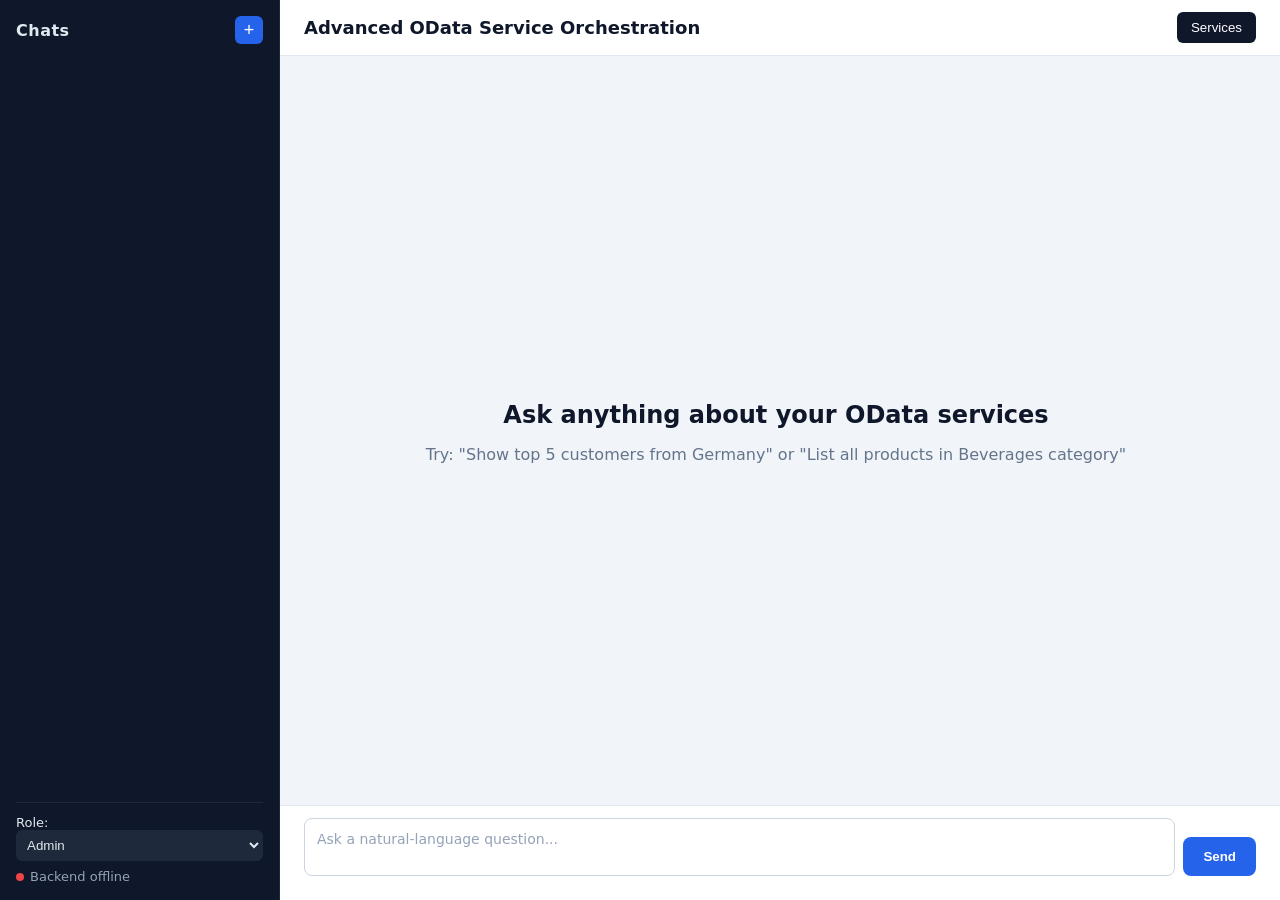
<file: frontend/index.html>
<!DOCTYPE html>
<html lang="en">
<head>
  <meta charset="UTF-8" />
  <meta name="viewport" content="width=device-width, initial-scale=1.0" />
  <title>OData Orchestration Chat</title>
  <link rel="stylesheet" href="./styles.css" />
</head>
<body>
  <div id="app">
    <aside id="sidebar">
      <div class="sidebar-header">
        <h2>Chats</h2>
        <button id="newChatBtn" title="New chat">+</button>
      </div>
      <ul id="sessionList" class="session-list"></ul>
      <div class="sidebar-footer">
        <label>Role:
          <select id="roleSelect">
            <option>Admin</option>
            <option>Sales</option>
            <option>Analyst</option>
            <option>Viewer</option>
          </select>
        </label>
        <div class="status-line">
          <span id="statusDot" class="dot"></span>
          <span id="statusText">checking...</span>
        </div>
      </div>
    </aside>

    <main id="main">
      <header class="topbar">
        <h1>Advanced OData Service Orchestration</h1>
        <div class="topbar-actions">
          <button id="servicesBtn">Services</button>
        </div>
      </header>

      <section id="messages" class="messages">
        <div class="empty-state">
          <h2>Ask anything about your OData services</h2>
          <p>Try: "Show top 5 customers from Germany" or "List all products in Beverages category"</p>
        </div>
      </section>

      <footer class="composer">
        <textarea id="queryInput" placeholder="Ask a natural-language question..." rows="2"></textarea>
        <button id="sendBtn">Send</button>
      </footer>
    </main>

    <div id="servicesModal" class="modal hidden">
      <div class="modal-content">
        <header>
          <h2>Registered OData Services</h2>
          <button class="close" id="closeServices">x</button>
        </header>
        <form id="addServiceForm">
          <input type="text" id="svcId" placeholder="service id (e.g. crm)" required />
          <input type="text" id="svcName" placeholder="display name" required />
          <input type="url" id="svcUrl" placeholder="base url" required />
          <input type="text" id="svcDesc" placeholder="description" />
          <button type="submit">Register</button>
        </form>
        <ul id="serviceList" class="service-list"></ul>
      </div>
    </div>
  </div>
  <script src="./app.js"></script>
</body>
</html>
</file>
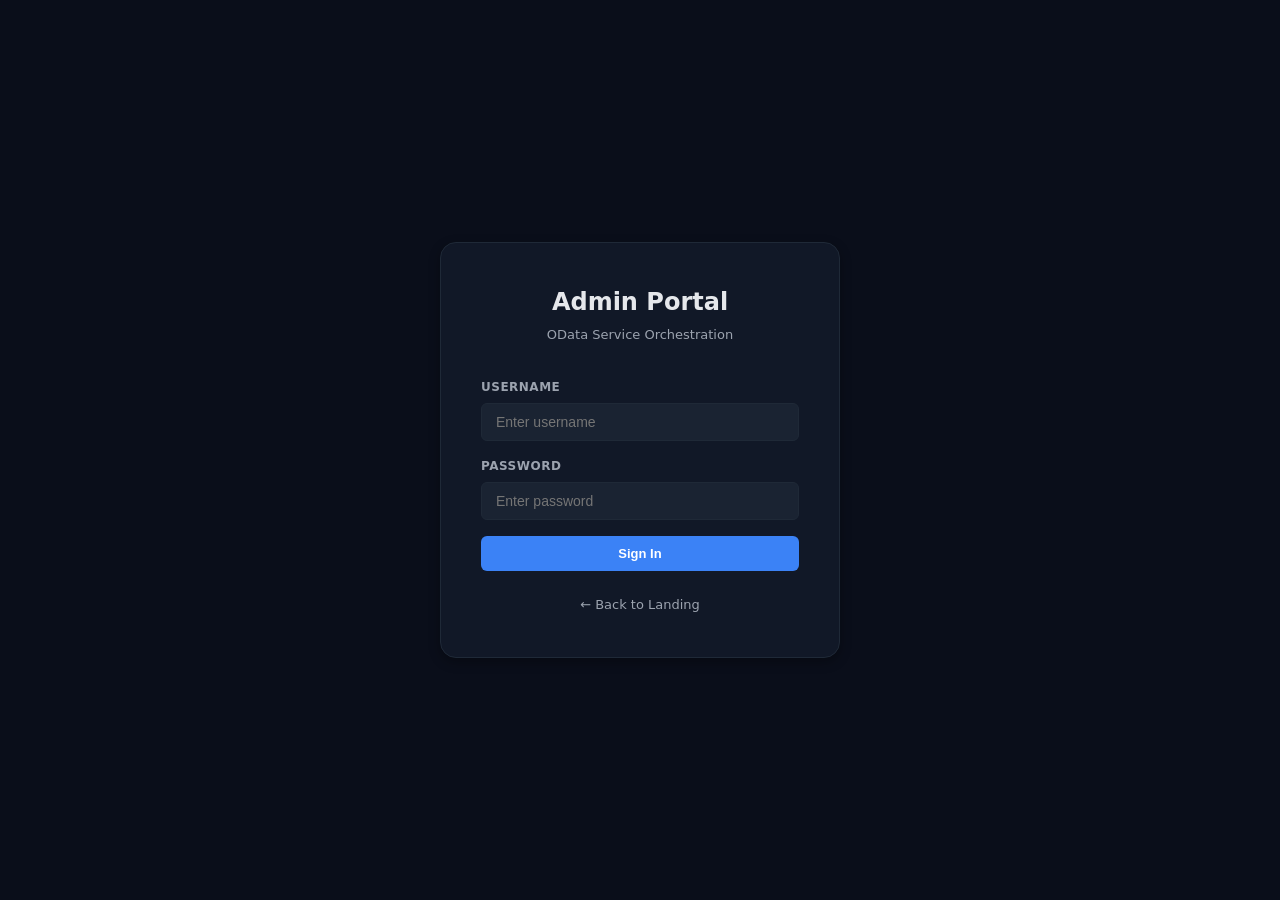
<file: frontend/admin/index.html>
<!DOCTYPE html>
<html lang="en" data-theme="dark">
<head>
  <meta charset="UTF-8">
  <meta name="viewport" content="width=device-width, initial-scale=1.0">
  <title>Admin Portal — OData Orchestration</title>
  <link rel="stylesheet" href="styles.css">
</head>
<body>
  <!-- Login Screen -->
  <div id="loginScreen" class="login-screen">
    <div class="login-card">
      <div class="login-logo">Admin Portal</div>
      <div class="login-subtitle">OData Service Orchestration</div>
      <form id="loginForm" class="login-form">
        <div class="form-group">
          <label for="loginUsername">Username</label>
          <input type="text" id="loginUsername" placeholder="Enter username" required autocomplete="username">
        </div>
        <div class="form-group">
          <label for="loginPassword">Password</label>
          <input type="password" id="loginPassword" placeholder="Enter password" required autocomplete="current-password">
        </div>
        <div id="loginError" class="form-error hidden"></div>
        <button type="submit" class="btn btn-primary btn-full" id="loginBtn">Sign In</button>
      </form>
      <div class="login-footer">
        <a href="/">← Back to Landing</a>
      </div>
    </div>
  </div>

  <!-- Admin Shell -->
  <div id="adminShell" class="admin-shell hidden">
    <!-- Sidebar -->
    <aside class="sidebar" id="sidebar">
      <div class="sidebar-header">
        <span class="sidebar-logo">Admin</span>
        <button class="sidebar-toggle" onclick="toggleSidebar()">☰</button>
      </div>
      <nav class="sidebar-nav">
        <a href="#" class="nav-item active" data-page="dashboard" onclick="navigateTo('dashboard')">
          <span class="nav-icon">📊</span> Dashboard
        </a>
        <a href="#" class="nav-item" data-page="users" onclick="navigateTo('users')">
          <span class="nav-icon">👥</span> Users
        </a>
        <a href="#" class="nav-item" data-page="roles" onclick="navigateTo('roles')">
          <span class="nav-icon">🔑</span> Roles
        </a>
        <a href="#" class="nav-item" data-page="services" onclick="navigateTo('services')">
          <span class="nav-icon">🔗</span> Services
        </a>
        <a href="#" class="nav-item" data-page="custom_entities" onclick="navigateTo('custom_entities')">
          <span class="nav-icon">🧩</span> Custom Entities
        </a>
        <a href="#" class="nav-item" data-page="joins" onclick="navigateTo('joins')">
          <span class="nav-icon">🔀</span> Join Services
        </a>
        <a href="#" class="nav-item" data-page="analytics" onclick="navigateTo('analytics')">
          <span class="nav-icon">📈</span> Analytics
        </a>
        <a href="#" class="nav-item" data-page="usage" onclick="navigateTo('usage')">
          <span class="nav-icon">⚡</span> Usage
        </a>
        <a href="#" class="nav-item" data-page="audit" onclick="navigateTo('audit')">
          <span class="nav-icon">📋</span> Audit Log
        </a>
        <a href="#" class="nav-item" data-page="settings" onclick="navigateTo('settings')">
          <span class="nav-icon">⚙️</span> Settings
        </a>
        <a href="/" class="nav-item">
          <span class="nav-icon">🏠</span> Landing Page
        </a>
        <a href="/app/" class="nav-item">
          <span class="nav-icon">💬</span> Chat App
        </a>
      </nav>
      <div class="sidebar-footer">
        <div class="user-info" id="userInfo"></div>
        <button class="btn btn-ghost btn-sm" onclick="logout()">Sign Out</button>
      </div>
    </aside>

    <!-- Main Content -->
    <main class="main-content">
      <header class="topbar">
        <h1 id="pageTitle">Dashboard</h1>
        <div class="topbar-actions">
          <button class="theme-btn" onclick="toggleTheme()">🌓</button>
        </div>
      </header>

      <div id="pageContent" class="page-content">
        <!-- Dynamic content loaded here -->
      </div>
    </main>
  </div>

  <!-- Toast -->
  <div id="toast" class="toast hidden"></div>

  <!-- Modal -->
  <div id="modal" class="modal hidden">
    <div class="modal-backdrop" onclick="closeModal()"></div>
    <div class="modal-card" id="modalCard"></div>
  </div>

  <script src="app.js?v=3"></script>
</body>
</html>
</file>
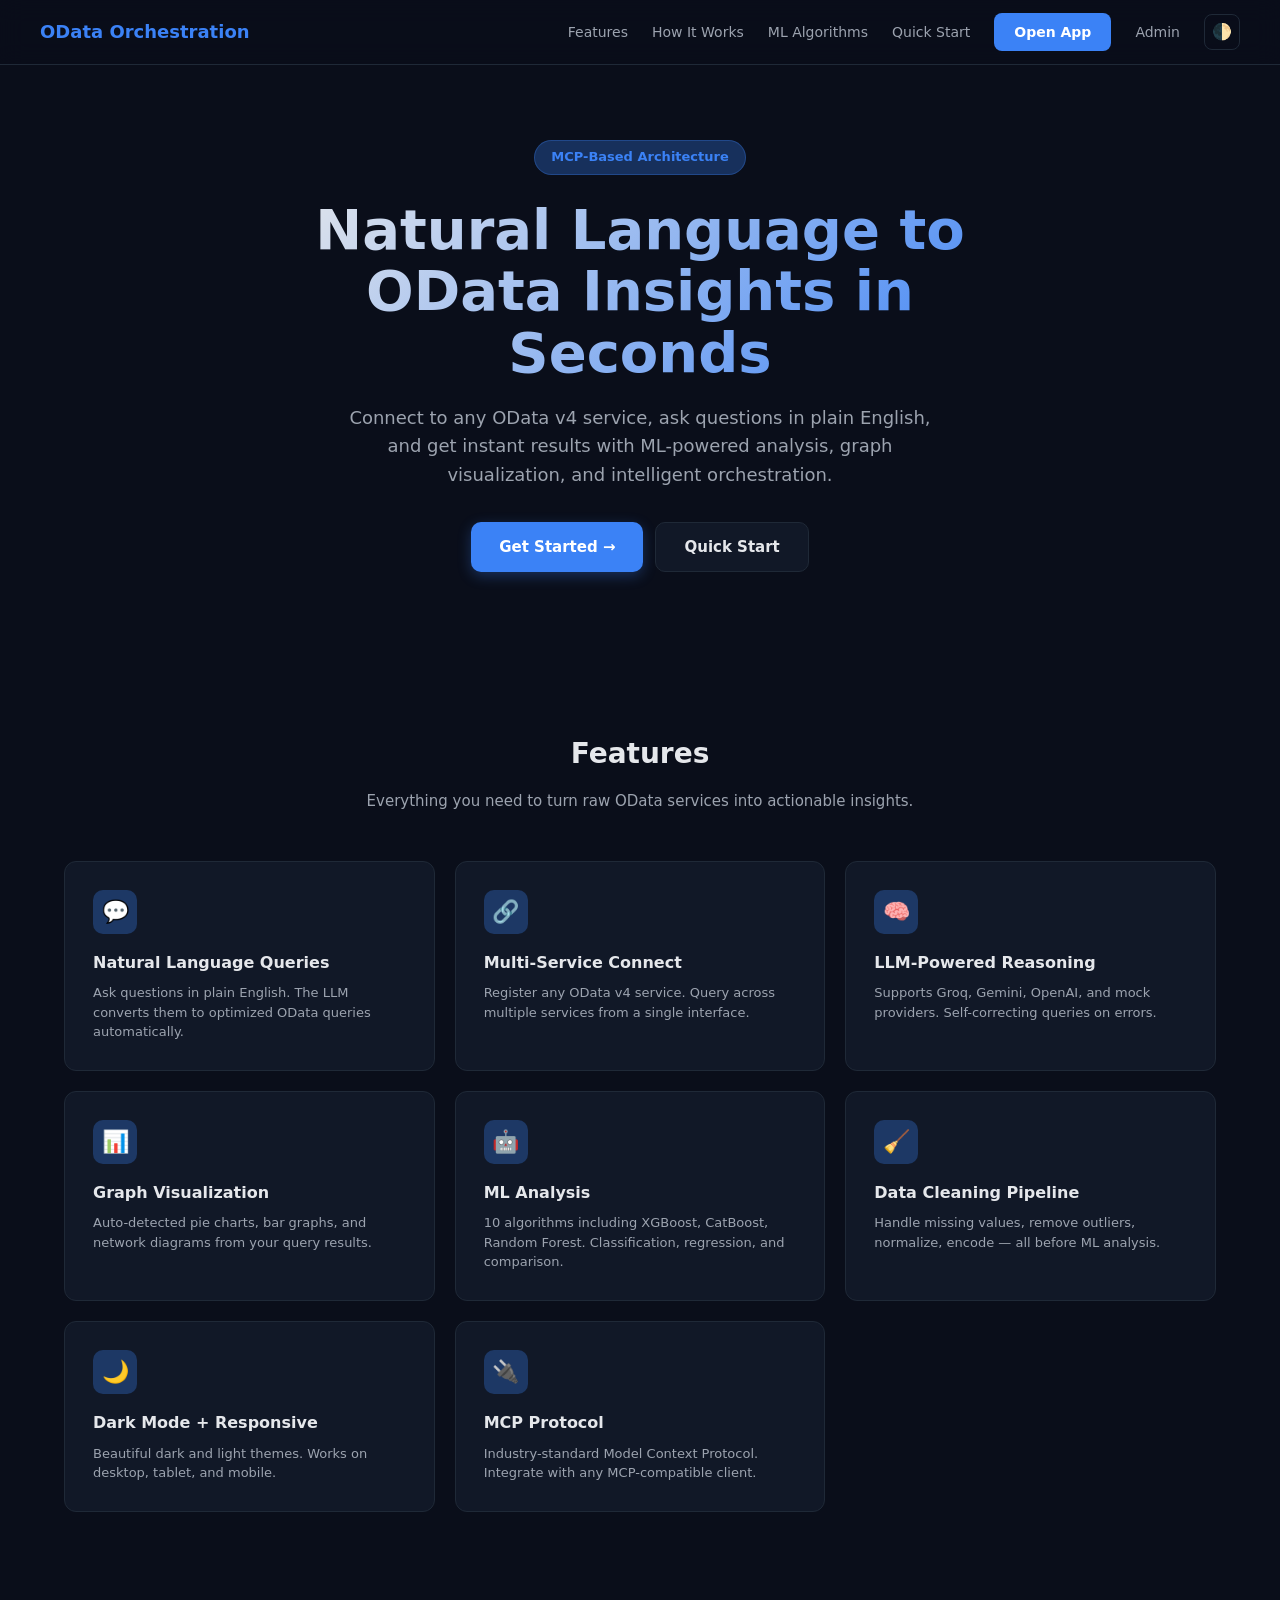
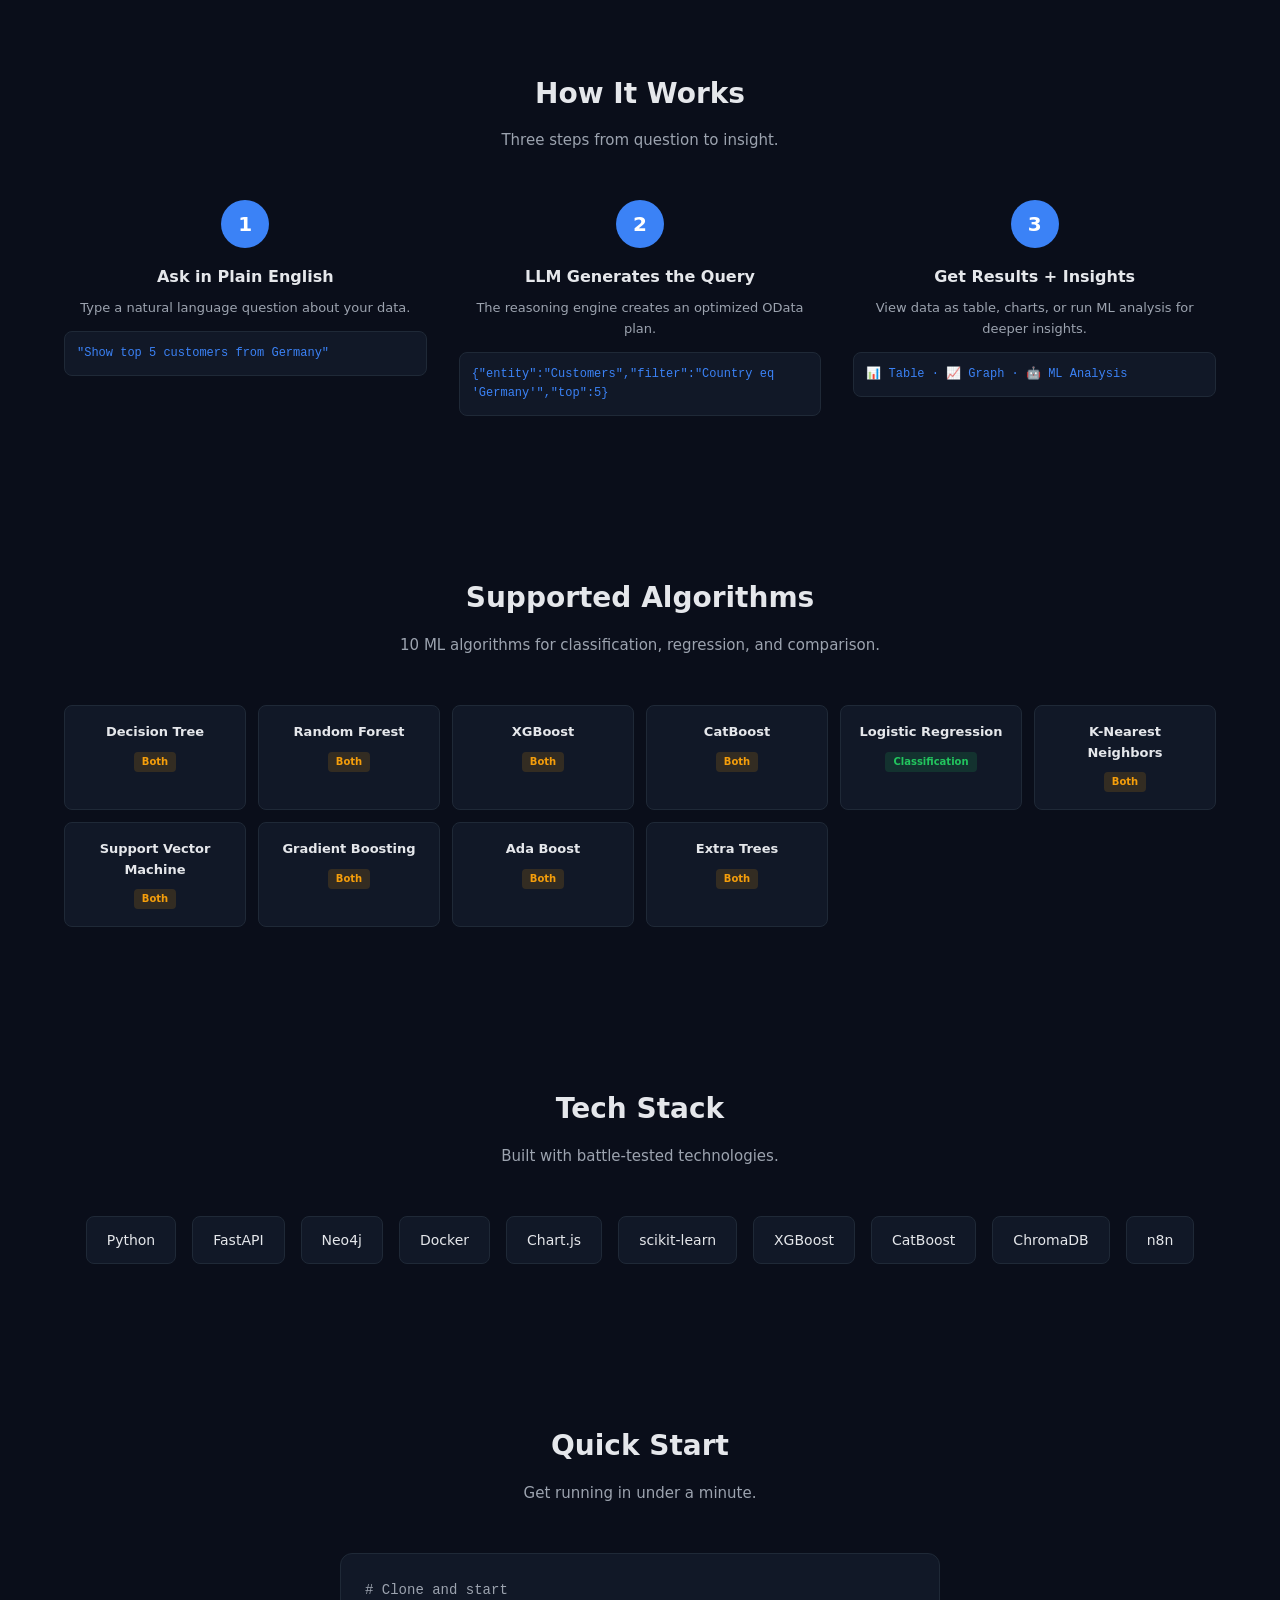
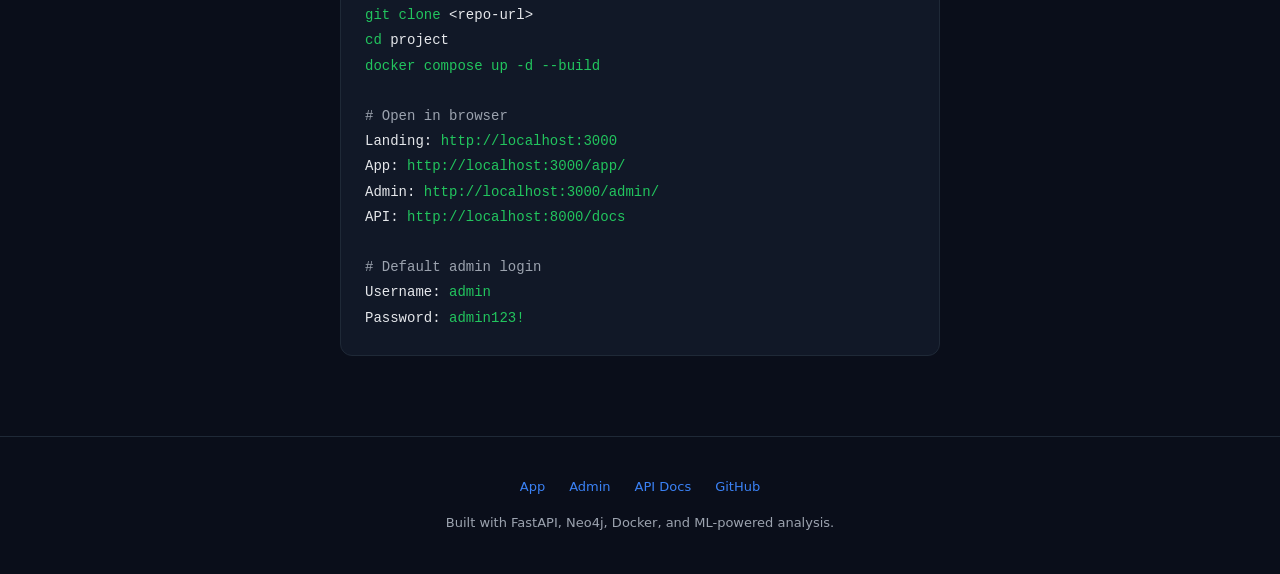
<file: frontend/landing.html>
<!DOCTYPE html>
<html lang="en" data-theme="dark">
<head>
  <meta charset="UTF-8">
  <meta name="viewport" content="width=device-width, initial-scale=1.0">
  <title>Advanced OData Service Orchestration</title>
  <meta name="description" content="Natural Language → OData → Insights in Seconds. Connect to any OData service, ask questions in plain English, get instant results with ML-powered analysis.">
  <meta property="og:title" content="Advanced OData Service Orchestration">
  <meta property="og:description" content="Natural Language → OData → Insights in Seconds">
  <style>
    :root {
      --bg: #0a0e1a;
      --bg-card: #111827;
      --bg-card-hover: #1a2332;
      --text: #e5e7eb;
      --text-muted: #9ca3af;
      --accent: #3b82f6;
      --accent-glow: rgba(59, 130, 246, 0.3);
      --success: #22c55e;
      --warning: #f59e0b;
      --danger: #ef4444;
      --border: #1f2937;
      --radius: 12px;
      --font: 'Inter', -apple-system, BlinkMacSystemFont, 'Segoe UI', system-ui, sans-serif;
      --mono: 'JetBrains Mono', 'Fira Code', 'Cascadia Code', monospace;
    }
    [data-theme="light"] {
      --bg: #f8fafc;
      --bg-card: #ffffff;
      --bg-card-hover: #f1f5f9;
      --text: #111827;
      --text-muted: #6b7280;
      --border: #e5e7eb;
    }
    * { margin: 0; padding: 0; box-sizing: border-box; }
    html { scroll-behavior: smooth; }
    body { font-family: var(--font); background: var(--bg); color: var(--text); line-height: 1.6; }

    /* Nav */
    .nav { position: fixed; top: 0; left: 0; right: 0; z-index: 100; background: rgba(10,14,26,0.85); backdrop-filter: blur(12px); border-bottom: 1px solid var(--border); padding: 0 24px; }
    [data-theme="light"] .nav { background: rgba(248,250,252,0.85); }
    .nav-inner { max-width: 1200px; margin: 0 auto; display: flex; align-items: center; justify-content: space-between; height: 64px; }
    .nav-logo { font-size: 18px; font-weight: 700; color: var(--accent); text-decoration: none; }
    .nav-links { display: flex; gap: 24px; align-items: center; }
    .nav-links a { color: var(--text-muted); text-decoration: none; font-size: 14px; transition: color 0.2s; }
    .nav-links a:hover { color: var(--text); }
    .nav-cta { background: var(--accent); color: #fff !important; padding: 8px 20px; border-radius: 8px; font-weight: 600; transition: filter 0.2s; }
    .nav-cta:hover { filter: brightness(1.1); }
    .theme-btn { background: none; border: 1px solid var(--border); color: var(--text); width: 36px; height: 36px; border-radius: 8px; cursor: pointer; font-size: 16px; }

    /* Hero */
    .hero { padding: 140px 24px 80px; text-align: center; max-width: 800px; margin: 0 auto; }
    .hero-badge { display: inline-block; padding: 6px 16px; background: var(--accent-glow); color: var(--accent); border-radius: 999px; font-size: 13px; font-weight: 600; margin-bottom: 24px; border: 1px solid rgba(59,130,246,0.3); }
    .hero h1 { font-size: clamp(32px, 5vw, 56px); font-weight: 800; line-height: 1.1; margin-bottom: 20px; background: linear-gradient(135deg, var(--text) 0%, var(--accent) 100%); -webkit-background-clip: text; -webkit-text-fill-color: transparent; background-clip: text; }
    .hero p { font-size: 18px; color: var(--text-muted); max-width: 600px; margin: 0 auto 32px; }
    .hero-buttons { display: flex; gap: 12px; justify-content: center; flex-wrap: wrap; }
    .btn { display: inline-flex; align-items: center; gap: 8px; padding: 12px 28px; border-radius: 10px; font-size: 15px; font-weight: 600; text-decoration: none; transition: all 0.2s; cursor: pointer; border: none; }
    .btn-primary { background: var(--accent); color: #fff; box-shadow: 0 4px 14px var(--accent-glow); }
    .btn-primary:hover { filter: brightness(1.1); transform: translateY(-1px); }
    .btn-secondary { background: var(--bg-card); color: var(--text); border: 1px solid var(--border); }
    .btn-secondary:hover { background: var(--bg-card-hover); }

    /* Sections */
    .section { padding: 80px 24px; max-width: 1200px; margin: 0 auto; }
    .section-title { font-size: 28px; font-weight: 700; text-align: center; margin-bottom: 12px; }
    .section-desc { text-align: center; color: var(--text-muted); font-size: 15px; margin-bottom: 48px; max-width: 600px; margin-left: auto; margin-right: auto; }

    /* Features Grid */
    .features { display: grid; grid-template-columns: repeat(auto-fit, minmax(280px, 1fr)); gap: 20px; }
    .feature-card { background: var(--bg-card); border: 1px solid var(--border); border-radius: var(--radius); padding: 28px; transition: all 0.3s; }
    .feature-card:hover { border-color: var(--accent); transform: translateY(-2px); box-shadow: 0 8px 24px rgba(0,0,0,0.2); }
    .feature-icon { width: 44px; height: 44px; background: var(--accent-glow); border-radius: 10px; display: flex; align-items: center; justify-content: center; font-size: 22px; margin-bottom: 16px; }
    .feature-card h3 { font-size: 16px; font-weight: 600; margin-bottom: 8px; }
    .feature-card p { font-size: 13px; color: var(--text-muted); line-height: 1.5; }

    /* How it works */
    .steps { display: grid; grid-template-columns: repeat(auto-fit, minmax(250px, 1fr)); gap: 32px; }
    .step { text-align: center; }
    .step-num { width: 48px; height: 48px; background: var(--accent); color: #fff; border-radius: 50%; display: flex; align-items: center; justify-content: center; font-size: 20px; font-weight: 700; margin: 0 auto 16px; }
    .step h3 { font-size: 16px; margin-bottom: 8px; }
    .step p { font-size: 13px; color: var(--text-muted); }
    .step-code { background: var(--bg-card); border: 1px solid var(--border); border-radius: 8px; padding: 12px; margin-top: 12px; font-family: var(--mono); font-size: 12px; color: var(--accent); text-align: left; }

    /* Algorithms */
    .algo-grid { display: grid; grid-template-columns: repeat(auto-fill, minmax(180px, 1fr)); gap: 12px; }
    .algo-card { background: var(--bg-card); border: 1px solid var(--border); border-radius: 8px; padding: 16px; text-align: center; transition: border-color 0.2s; }
    .algo-card:hover { border-color: var(--accent); }
    .algo-name { font-size: 13px; font-weight: 600; margin-bottom: 4px; }
    .algo-badge { display: inline-block; padding: 2px 8px; border-radius: 4px; font-size: 10px; font-weight: 600; }
    .badge-class { background: rgba(34,197,94,0.15); color: var(--success); }
    .badge-reg { background: rgba(59,130,246,0.15); color: var(--accent); }
    .badge-both { background: rgba(245,158,11,0.15); color: var(--warning); }

    /* Tech Stack */
    .tech-row { display: flex; flex-wrap: wrap; gap: 16px; justify-content: center; }
    .tech-item { background: var(--bg-card); border: 1px solid var(--border); border-radius: 8px; padding: 12px 20px; font-size: 14px; font-weight: 500; }

    /* Quick Start */
    .code-block { background: var(--bg-card); border: 1px solid var(--border); border-radius: var(--radius); padding: 24px; font-family: var(--mono); font-size: 14px; line-height: 1.8; overflow-x: auto; max-width: 600px; margin: 0 auto; }
    .code-comment { color: var(--text-muted); }
    .code-cmd { color: var(--success); }

    /* Footer */
    .footer { border-top: 1px solid var(--border); padding: 40px 24px; text-align: center; color: var(--text-muted); font-size: 13px; }
    .footer a { color: var(--accent); text-decoration: none; }
    .footer-links { display: flex; gap: 24px; justify-content: center; margin-bottom: 16px; }

    /* Mobile */
    @media (max-width: 768px) {
      .nav-links { display: none; }
      .hero { padding: 120px 16px 60px; }
      .section { padding: 60px 16px; }
    }

    /* Print */
    @media print {
      .nav, .hero-buttons, .theme-btn { display: none; }
      body { background: #fff; color: #000; }
    }
  </style>
</head>
<body>
  <nav class="nav">
    <div class="nav-inner">
      <a href="/" class="nav-logo">OData Orchestration</a>
      <div class="nav-links">
        <a href="#features">Features</a>
        <a href="#how-it-works">How It Works</a>
        <a href="#algorithms">ML Algorithms</a>
        <a href="#quickstart">Quick Start</a>
        <a href="/app/" class="nav-cta">Open App</a>
        <a href="/admin/">Admin</a>
        <button class="theme-btn" onclick="toggleTheme()" aria-label="Toggle theme">🌓</button>
      </div>
    </div>
  </nav>

  <section class="hero">
    <div class="hero-badge">MCP-Based Architecture</div>
    <h1>Natural Language to OData Insights in Seconds</h1>
    <p>Connect to any OData v4 service, ask questions in plain English, and get instant results with ML-powered analysis, graph visualization, and intelligent orchestration.</p>
    <div class="hero-buttons">
      <a href="/app/" class="btn btn-primary">Get Started →</a>
      <a href="#quickstart" class="btn btn-secondary">Quick Start</a>
    </div>
  </section>

  <section class="section" id="features">
    <h2 class="section-title">Features</h2>
    <p class="section-desc">Everything you need to turn raw OData services into actionable insights.</p>
    <div class="features">
      <div class="feature-card">
        <div class="feature-icon">💬</div>
        <h3>Natural Language Queries</h3>
        <p>Ask questions in plain English. The LLM converts them to optimized OData queries automatically.</p>
      </div>
      <div class="feature-card">
        <div class="feature-icon">🔗</div>
        <h3>Multi-Service Connect</h3>
        <p>Register any OData v4 service. Query across multiple services from a single interface.</p>
      </div>
      <div class="feature-card">
        <div class="feature-icon">🧠</div>
        <h3>LLM-Powered Reasoning</h3>
        <p>Supports Groq, Gemini, OpenAI, and mock providers. Self-correcting queries on errors.</p>
      </div>
      <div class="feature-card">
        <div class="feature-icon">📊</div>
        <h3>Graph Visualization</h3>
        <p>Auto-detected pie charts, bar graphs, and network diagrams from your query results.</p>
      </div>
      <div class="feature-card">
        <div class="feature-icon">🤖</div>
        <h3>ML Analysis</h3>
        <p>10 algorithms including XGBoost, CatBoost, Random Forest. Classification, regression, and comparison.</p>
      </div>
      <div class="feature-card">
        <div class="feature-icon">🧹</div>
        <h3>Data Cleaning Pipeline</h3>
        <p>Handle missing values, remove outliers, normalize, encode — all before ML analysis.</p>
      </div>
      <div class="feature-card">
        <div class="feature-icon">🌙</div>
        <h3>Dark Mode + Responsive</h3>
        <p>Beautiful dark and light themes. Works on desktop, tablet, and mobile.</p>
      </div>
      <div class="feature-card">
        <div class="feature-icon">🔌</div>
        <h3>MCP Protocol</h3>
        <p>Industry-standard Model Context Protocol. Integrate with any MCP-compatible client.</p>
      </div>
    </div>
  </section>

  <section class="section" id="how-it-works">
    <h2 class="section-title">How It Works</h2>
    <p class="section-desc">Three steps from question to insight.</p>
    <div class="steps">
      <div class="step">
        <div class="step-num">1</div>
        <h3>Ask in Plain English</h3>
        <p>Type a natural language question about your data.</p>
        <div class="step-code">"Show top 5 customers from Germany"</div>
      </div>
      <div class="step">
        <div class="step-num">2</div>
        <h3>LLM Generates the Query</h3>
        <p>The reasoning engine creates an optimized OData plan.</p>
        <div class="step-code">{"entity":"Customers","filter":"Country eq 'Germany'","top":5}</div>
      </div>
      <div class="step">
        <div class="step-num">3</div>
        <h3>Get Results + Insights</h3>
        <p>View data as table, charts, or run ML analysis for deeper insights.</p>
        <div class="step-code">📊 Table · 📈 Graph · 🤖 ML Analysis</div>
      </div>
    </div>
  </section>

  <section class="section" id="algorithms">
    <h2 class="section-title">Supported Algorithms</h2>
    <p class="section-desc">10 ML algorithms for classification, regression, and comparison.</p>
    <div class="algo-grid">
      <div class="algo-card"><div class="algo-name">Decision Tree</div><span class="algo-badge badge-both">Both</span></div>
      <div class="algo-card"><div class="algo-name">Random Forest</div><span class="algo-badge badge-both">Both</span></div>
      <div class="algo-card"><div class="algo-name">XGBoost</div><span class="algo-badge badge-both">Both</span></div>
      <div class="algo-card"><div class="algo-name">CatBoost</div><span class="algo-badge badge-both">Both</span></div>
      <div class="algo-card"><div class="algo-name">Logistic Regression</div><span class="algo-badge badge-class">Classification</span></div>
      <div class="algo-card"><div class="algo-name">K-Nearest Neighbors</div><span class="algo-badge badge-both">Both</span></div>
      <div class="algo-card"><div class="algo-name">Support Vector Machine</div><span class="algo-badge badge-both">Both</span></div>
      <div class="algo-card"><div class="algo-name">Gradient Boosting</div><span class="algo-badge badge-both">Both</span></div>
      <div class="algo-card"><div class="algo-name">Ada Boost</div><span class="algo-badge badge-both">Both</span></div>
      <div class="algo-card"><div class="algo-name">Extra Trees</div><span class="algo-badge badge-both">Both</span></div>
    </div>
  </section>

  <section class="section" id="tech-stack">
    <h2 class="section-title">Tech Stack</h2>
    <p class="section-desc">Built with battle-tested technologies.</p>
    <div class="tech-row">
      <div class="tech-item">Python</div>
      <div class="tech-item">FastAPI</div>
      <div class="tech-item">Neo4j</div>
      <div class="tech-item">Docker</div>
      <div class="tech-item">Chart.js</div>
      <div class="tech-item">scikit-learn</div>
      <div class="tech-item">XGBoost</div>
      <div class="tech-item">CatBoost</div>
      <div class="tech-item">ChromaDB</div>
      <div class="tech-item">n8n</div>
    </div>
  </section>

  <section class="section" id="quickstart">
    <h2 class="section-title">Quick Start</h2>
    <p class="section-desc">Get running in under a minute.</p>
    <div class="code-block">
      <span class="code-comment"># Clone and start</span><br>
      <span class="code-cmd">git clone</span> &lt;repo-url&gt;<br>
      <span class="code-cmd">cd</span> project<br>
      <span class="code-cmd">docker compose up -d --build</span><br><br>
      <span class="code-comment"># Open in browser</span><br>
      Landing: <span class="code-cmd">http://localhost:3000</span><br>
      App: <span class="code-cmd">http://localhost:3000/app/</span><br>
      Admin: <span class="code-cmd">http://localhost:3000/admin/</span><br>
      API: <span class="code-cmd">http://localhost:8000/docs</span><br><br>
      <span class="code-comment"># Default admin login</span><br>
      Username: <span class="code-cmd">admin</span><br>
      Password: <span class="code-cmd">admin123!</span>
    </div>
  </section>

  <footer class="footer">
    <div class="footer-links">
      <a href="/app/">App</a>
      <a href="/admin/">Admin</a>
      <a href="/docs">API Docs</a>
      <a href="https://github.com" target="_blank">GitHub</a>
    </div>
    <p>Built with FastAPI, Neo4j, Docker, and ML-powered analysis.</p>
  </footer>

  <script>
    function toggleTheme() {
      const current = document.documentElement.getAttribute("data-theme");
      const next = current === "dark" ? "light" : "dark";
      document.documentElement.setAttribute("data-theme", next);
      localStorage.setItem("theme", next);
    }
    const stored = localStorage.getItem("theme");
    if (stored) document.documentElement.setAttribute("data-theme", stored);
  </script>
</body>
</html>
</file>
<file: frontend/styles.css>
:root {
  --bg: #f1f5f9;
  --bg-elev: #ffffff;
  --bg-elev-2: #f8fafc;
  --bg-sidebar: #0f172a;
  --bg-sidebar-hover: #1e293b;
  --bg-sidebar-input: #1e293b;
  --bg-topbar: #ffffff;
  --bg-bubble-user: #2563eb;
  --bg-bubble-assistant: #ffffff;
  --bg-bubble-system: #fef3c7;
  --bg-table-toolbar: #f8fafc;
  --bg-input: #ffffff;
  --bg-modal: #ffffff;
  --bg-row-hover: #f8fafc;
  --bg-pill: #e0e7ff;
  --bg-pill-corrected: #fef3c7;

  --text: #0f172a;
  --text-muted: #64748b;
  --text-faint: #94a3b8;
  --text-sidebar: #e2e8f0;
  --text-sidebar-muted: #94a3b8;
  --text-on-accent: #ffffff;
  --text-pill: #3730a3;
  --text-pill-corrected: #92400e;
  --text-link: #2563eb;
  --text-error: #b91c1c;

  --border: #e2e8f0;
  --border-strong: #cbd5e1;
  --border-sidebar: #1e293b;
  --border-input: #cbd5e1;

  --accent: #2563eb;
  --accent-hover: #1d4ed8;
  --accent-soft: #e0e7ff;
  --success: #22c55e;
  --warning: #f59e0b;
  --danger: #ef4444;
  --danger-hover: #dc2626;
  --info: #3b82f6;

  --shadow-modal: 0 10px 40px rgba(0, 0, 0, 0.2);
  --shadow-llm-badge: 0 0 0 1px rgba(0, 0, 0, 0.04);

  --color-scheme: light;
}

[data-theme="dark"] {
  --bg: #0b1220;
  --bg-elev: #1e293b;
  --bg-elev-2: #0f172a;
  --bg-sidebar: #020617;
  --bg-sidebar-hover: #1e293b;
  --bg-sidebar-input: #1e293b;
  --bg-topbar: #0f172a;
  --bg-bubble-user: #2563eb;
  --bg-bubble-assistant: #1e293b;
  --bg-bubble-system: #422006;
  --bg-table-toolbar: #0f172a;
  --bg-input: #0f172a;
  --bg-modal: #1e293b;
  --bg-row-hover: #334155;
  --bg-pill: #312e81;
  --bg-pill-corrected: #422006;

  --text: #e2e8f0;
  --text-muted: #94a3b8;
  --text-faint: #64748b;
  --text-sidebar: #e2e8f0;
  --text-sidebar-muted: #94a3b8;
  --text-on-accent: #ffffff;
  --text-pill: #c7d2fe;
  --text-pill-corrected: #fde68a;
  --text-link: #60a5fa;
  --text-error: #fca5a5;

  --border: #334155;
  --border-strong: #475569;
  --border-sidebar: #1e293b;
  --border-input: #334155;

  --accent: #3b82f6;
  --accent-hover: #60a5fa;
  --accent-soft: #1e3a8a;
  --success: #22c55e;
  --warning: #fbbf24;
  --danger: #f87171;
  --danger-hover: #ef4444;
  --info: #60a5fa;

  --shadow-modal: 0 10px 40px rgba(0, 0, 0, 0.6);
  --shadow-llm-badge: 0 0 0 1px rgba(255, 255, 255, 0.04);

  --color-scheme: dark;
}

* { box-sizing: border-box; }
html, body { margin: 0; padding: 0; height: 100%; overflow: hidden; font-family: 'Inter', system-ui, -apple-system, Segoe UI, sans-serif; color: var(--text); background: var(--bg); transition: background-color 0.2s ease, color 0.2s ease; }
body { color-scheme: var(--color-scheme); }

#app { display: grid; grid-template-columns: 280px 1fr; height: 100vh; min-height: 0; overflow: hidden; }

#sidebar {
  background: var(--bg-sidebar); color: var(--text-sidebar); padding: 16px; display: flex; flex-direction: column; gap: 12px;
  border-right: 1px solid var(--border-sidebar);
  min-height: 0;
  overflow: hidden;
}
.sidebar-header { display: flex; justify-content: space-between; align-items: center; }
.sidebar-header h2 { margin: 0; font-size: 16px; letter-spacing: 0.5px; color: var(--text-sidebar); }
.sidebar-header button { background: var(--accent); color: var(--text-on-accent); border: none; border-radius: 6px; width: 28px; height: 28px; cursor: pointer; font-size: 18px; line-height: 1; }
.session-scroll-wrap {
  position: relative;
  flex: 1;
  min-height: 0;
}
.session-list {
  list-style: none;
  height: 100%;
  padding: 0 18px 0 0;
  margin: 0;
  overflow-y: scroll;
  scrollbar-gutter: stable;
  scrollbar-width: thin;
  scrollbar-color: #64748b transparent;
}
.session-list::-webkit-scrollbar { width: 10px; }
.session-list::-webkit-scrollbar-track { background: transparent; }
.session-list::-webkit-scrollbar-thumb {
  background: #64748b;
  border: 2px solid var(--bg-sidebar);
  border-radius: 999px;
}
.session-list::-webkit-scrollbar-thumb:hover { background: #94a3b8; }
.session-scrollbar {
  position: absolute;
  top: 0;
  right: 0;
  bottom: 0;
  width: 10px;
  border-radius: 999px;
  background: rgba(100, 116, 139, 0.22);
}
.session-scrollbar-thumb {
  position: absolute;
  left: 2px;
  right: 2px;
  top: 0;
  min-height: 36px;
  border-radius: 999px;
  background: #94a3b8;
  box-shadow: 0 0 0 1px rgba(255, 255, 255, 0.08);
}
.session-scrollbar-thumb:hover,
.session-scrollbar.dragging .session-scrollbar-thumb {
  background: #cbd5e1;
}
.session-scrollbar:not(.is-scrollable) .session-scrollbar-thumb {
  display: none;
}
.session-list li { padding: 10px 12px; border-radius: 8px; cursor: pointer; margin-bottom: 4px; font-size: 14px; display: flex; justify-content: space-between; align-items: center; color: var(--text-sidebar); }
.session-list li:hover { background: var(--bg-sidebar-hover); }
.session-list li.active { background: var(--accent); color: var(--text-on-accent); }
.session-list li.active .del { color: rgba(255, 255, 255, 0.8); }
.session-list .del { color: var(--text-sidebar-muted); font-size: 12px; padding: 2px 6px; }
.session-list .del:hover { color: var(--danger); }
.sidebar-footer { border-top: 1px solid var(--border-sidebar); padding-top: 12px; display: flex; flex-direction: column; gap: 8px; font-size: 13px; }
.sidebar-footer label { color: var(--text-sidebar); }
.sidebar-footer select { width: 100%; padding: 6px; border-radius: 6px; border: 1px solid var(--border-sidebar); background: var(--bg-sidebar-input); color: var(--text-sidebar); }
.status-line { display: flex; align-items: center; gap: 6px; color: var(--text-sidebar-muted); }
.dot { width: 8px; height: 8px; border-radius: 50%; background: var(--danger); display: inline-block; }
.dot.ok { background: var(--success); }

#main { display: flex; flex-direction: column; height: 100vh; min-height: 0; overflow: hidden; background: var(--bg); }
.topbar { display: flex; justify-content: space-between; align-items: center; padding: 12px 24px; background: var(--bg-topbar); border-bottom: 1px solid var(--border); }
.topbar h1 { margin: 0; font-size: 18px; color: var(--text); }
.topbar-actions { display: flex; align-items: center; gap: 8px; }
.topbar button { background: var(--bg-sidebar); color: var(--text-on-accent); border: none; border-radius: 6px; padding: 8px 14px; cursor: pointer; }
.topbar button:hover { background: var(--accent-hover); }
.icon-btn {
  background: transparent !important;
  color: var(--text) !important;
  border: 1px solid var(--border) !important;
  padding: 6px 10px !important;
  font-size: 16px;
  display: inline-flex;
  align-items: center;
  justify-content: center;
  width: 36px;
  height: 36px;
  border-radius: 8px;
}
.icon-btn:hover { background: var(--bg-elev-2) !important; }
.theme-icon-light { display: inline; }
.theme-icon-dark { display: none; }
[data-theme="dark"] .theme-icon-light { display: none; }
[data-theme="dark"] .theme-icon-dark { display: inline; }

.messages { flex: 1; overflow-y: auto; min-height: 0; padding: 24px; display: flex; flex-direction: column; gap: 16px; scrollbar-gutter: stable; }
.empty-state { text-align: center; margin: auto; color: var(--text-muted); }
.empty-state h2 { margin-bottom: 8px; color: var(--text); }

.bubble { max-width: 85%; padding: 12px 16px; border-radius: 12px; line-height: 1.5; word-wrap: break-word; white-space: pre-wrap; }
.bubble.user { align-self: flex-end; background: var(--bg-bubble-user); color: var(--text-on-accent); border-bottom-right-radius: 2px; }
.bubble.assistant { align-self: flex-start; background: var(--bg-bubble-assistant); color: var(--text); border: 1px solid var(--border); border-bottom-left-radius: 2px; }
.bubble.system { align-self: center; background: var(--bg-bubble-system); color: var(--text); font-size: 13px; border: 1px solid var(--border); }
.bubble.assistant .meta { font-size: 12px; color: var(--text-muted); margin-top: 8px; }

.table-wrapper { margin-top: 12px; overflow-x: auto; border: 1px solid var(--border); border-radius: 8px; max-height: 400px; overflow-y: auto; background: var(--bg-elev); }
.table-wrapper table { width: 100%; border-collapse: collapse; font-size: 13px; color: var(--text); }
.table-wrapper th, .table-wrapper td { padding: 8px 12px; text-align: left; border-bottom: 1px solid var(--border); }
.table-wrapper th { background: var(--bg-elev-2); font-weight: 600; position: sticky; top: 0; color: var(--text); }
.table-wrapper tr:hover td { background: var(--bg-row-hover); }

.plan-card { margin-top: 8px; background: var(--bg-sidebar); color: var(--text-sidebar); padding: 12px; border-radius: 8px; font-family: 'JetBrains Mono', Menlo, monospace; font-size: 12px; overflow-x: auto; }
.plan-card pre { margin: 0; white-space: pre-wrap; word-break: break-word; }

.composer { padding: 12px 24px 24px; background: var(--bg-topbar); border-top: 1px solid var(--border); display: flex; gap: 8px; align-items: flex-end; }
.composer textarea { flex: 1; padding: 12px; border-radius: 8px; border: 1px solid var(--border-input); resize: none; font-family: inherit; font-size: 14px; background: var(--bg-input); color: var(--text); }
.composer textarea::placeholder { color: var(--text-faint); }
.composer textarea:focus { outline: none; border-color: var(--accent); }
.composer button { background: var(--accent); color: var(--text-on-accent); border: none; padding: 12px 20px; border-radius: 8px; cursor: pointer; font-weight: 600; }
.composer button:disabled { background: var(--text-faint); cursor: not-allowed; }
.composer button:hover:not(:disabled) { background: var(--accent-hover); }

.modal { position: fixed; inset: 0; background: rgba(0,0,0,0.5); display: flex; align-items: center; justify-content: center; z-index: 10; }
.modal.hidden { display: none; }
.modal-content { background: var(--bg-modal); color: var(--text); border-radius: 12px; width: 90%; max-width: 600px; padding: 20px; max-height: 80vh; overflow-y: auto; box-shadow: var(--shadow-modal); border: 1px solid var(--border); }
.modal-content header { display: flex; justify-content: space-between; align-items: center; margin-bottom: 12px; }
.modal-content header h2 { margin: 0; font-size: 18px; color: var(--text); }
.modal-content .close { background: transparent; border: none; font-size: 20px; cursor: pointer; color: var(--text-muted); }
#addServiceForm { display: grid; gap: 8px; margin-bottom: 16px; }
#addServiceForm input { padding: 8px; border: 1px solid var(--border-input); border-radius: 6px; background: var(--bg-input); color: var(--text); }
#addServiceForm input::placeholder { color: var(--text-faint); }
#addServiceForm button { background: var(--success); color: var(--text-on-accent); border: none; padding: 10px; border-radius: 6px; cursor: pointer; }
.service-list { list-style: none; padding: 0; margin: 0; }
.service-list li { padding: 10px; border-bottom: 1px solid var(--border); display: flex; justify-content: space-between; align-items: center; }
.service-list .delete { background: var(--danger); color: var(--text-on-accent); border: none; padding: 4px 10px; border-radius: 4px; cursor: pointer; font-size: 12px; }
.service-list .delete:hover { background: var(--danger-hover); }

.tool-pill { display: inline-block; padding: 2px 8px; border-radius: 999px; background: var(--bg-pill); color: var(--text-pill); font-size: 11px; margin-right: 4px; }
.tool-pill.corrected { background: var(--bg-pill-corrected); color: var(--text-pill-corrected); }
.url-line { font-size: 11px; color: var(--text-muted); word-break: break-all; margin-top: 6px; }

.llm-badge {
  display: inline-block;
  font-size: 11px;
  padding: 3px 8px;
  border-radius: 999px;
  margin: 8px 0 4px 0;
  background: var(--bg-elev-2);
  color: var(--text-muted);
  border: 1px solid var(--border);
  font-family: 'JetBrains Mono', Menlo, monospace;
  box-shadow: var(--shadow-llm-badge);
}
.llm-badge.llm-groq, .llm-badge.llm-openai { background: rgba(34, 197, 94, 0.1); color: var(--success); border-color: rgba(34, 197, 94, 0.3); }
.llm-badge.llm-gemini { background: rgba(59, 130, 246, 0.1); color: var(--info); border-color: rgba(59, 130, 246, 0.3); }
.llm-badge.llm-mock { background: var(--bg-elev-2); color: var(--text-muted); border-color: var(--border); }
[data-theme="dark"] .llm-badge.llm-groq, [data-theme="dark"] .llm-badge.llm-openai { background: rgba(34, 197, 94, 0.15); color: #4ade80; }
[data-theme="dark"] .llm-badge.llm-gemini { background: rgba(59, 130, 246, 0.15); color: #93c5fd; }

.table-toolbar { display: flex; justify-content: flex-end; padding: 6px 8px; background: var(--bg-table-toolbar); border-bottom: 1px solid var(--border); }
.csv-btn {
  background: var(--success);
  color: var(--text-on-accent);
  border: none;
  padding: 4px 10px;
  border-radius: 4px;
  cursor: pointer;
  font-size: 12px;
  font-weight: 500;
}
.csv-btn:hover { filter: brightness(0.92); }

.svc-header { display: flex; align-items: center; gap: 8px; }
.svc-header strong { color: var(--text); }
.svc-header .health-label { font-size: 11px; color: var(--text-muted); font-weight: normal; }
.health-dot { width: 10px; height: 10px; border-radius: 50%; display: inline-block; flex-shrink: 0; }
.health-dot.health-healthy { background: var(--success); box-shadow: 0 0 0 2px rgba(34, 197, 94, 0.2); }
.health-dot.health-degraded { background: var(--warning); box-shadow: 0 0 0 2px rgba(245, 158, 11, 0.2); }
.health-dot.health-down { background: var(--danger); box-shadow: 0 0 0 2px rgba(239, 68, 68, 0.2); }
.health-dot.health-unknown { background: var(--text-faint); box-shadow: 0 0 0 2px var(--border); }
.health-error { color: var(--text-error); }

::-webkit-scrollbar { width: 8px; height: 8px; }
::-webkit-scrollbar-track { background: transparent; }
::-webkit-scrollbar-thumb { background: var(--border-strong); border-radius: 4px; }
::-webkit-scrollbar-thumb:hover { background: var(--text-faint); }
[data-theme="dark"] ::-webkit-scrollbar-thumb { background: var(--border-strong); }

.result-panel { margin-top: 10px; border: 1px solid var(--border); border-radius: 8px; background: var(--bg-elev); overflow: hidden; }
.result-tabs { display: flex; gap: 0; background: var(--bg-elev-2); border-bottom: 1px solid var(--border); padding: 0 8px; }
.result-tab { background: transparent; border: none; padding: 8px 16px; cursor: pointer; font-size: 13px; font-weight: 500; color: var(--text-muted); border-bottom: 2px solid transparent; transition: color 0.15s, border-color 0.15s; border-radius: 0; }
.result-tab:hover:not(:disabled):not(.active) { color: var(--text); }
.result-tab.active { color: var(--accent); border-bottom-color: var(--accent); }
.result-tab:disabled { color: var(--text-faint); cursor: not-allowed; }
.result-view { padding: 12px; }
.result-view.hidden { display: none; }
.result-view-table > .table-wrapper { margin-top: 0; max-height: 360px; }

.graph-type-tabs { display: flex; gap: 4px; margin-bottom: 12px; flex-wrap: wrap; }
.graph-type-tab { background: var(--bg-elev-2); border: 1px solid var(--border); color: var(--text-muted); padding: 4px 12px; border-radius: 999px; cursor: pointer; font-size: 12px; font-weight: 500; transition: all 0.15s; }
.graph-type-tab:hover:not(:disabled) { color: var(--text); border-color: var(--border-strong); }
.graph-type-tab.active { background: var(--accent); color: var(--text-on-accent); border-color: var(--accent); }
.graph-type-tab:disabled { opacity: 0.4; cursor: not-allowed; }

.graph-inner { position: relative; height: 360px; width: 100%; background: var(--bg-elev); border: 1px solid var(--border); border-radius: 6px; padding: 8px; }
.graph-canvas { display: none; max-width: 100%; max-height: 100%; }
.graph-network { display: none; width: 100%; height: 100%; border-radius: 4px; }
.graph-empty { display: flex; align-items: center; justify-content: center; height: 100%; color: var(--text-muted); font-size: 13px; text-align: center; padding: 16px; }

.graph-insights { margin-top: 10px; padding: 8px 12px; background: var(--bg-elev-2); border: 1px solid var(--border); border-left: 3px solid var(--accent); border-radius: 4px; font-size: 12px; line-height: 1.6; color: var(--text); }
.insights-label { font-weight: 600; color: var(--accent); margin-right: 4px; }
.graph-reason { margin-top: 6px; font-size: 11px; color: var(--text-muted); font-family: 'JetBrains Mono', Menlo, monospace; }

.analyze-loading { text-align: center; padding: 32px; color: var(--text-muted); font-size: 13px; }
.analyze-error { text-align: center; padding: 24px; color: var(--danger); font-size: 13px; }
.analyze-header { display: flex; gap: 8px; margin-bottom: 8px; flex-wrap: wrap; }
.analyze-badge { display: inline-block; padding: 3px 10px; border-radius: 999px; background: var(--accent-soft); color: var(--accent); font-size: 11px; font-weight: 600; border: 1px solid var(--accent); }
.analyze-summary { font-size: 13px; color: var(--text-muted); margin-bottom: 12px; }
.analyze-card { background: var(--bg-elev-2); border: 1px solid var(--border); border-radius: 8px; padding: 12px; margin-bottom: 12px; }
.analyze-card-title { font-size: 14px; font-weight: 600; color: var(--text); margin-bottom: 4px; }
.analyze-card-desc { font-size: 11px; color: var(--text-muted); margin-bottom: 10px; }
.analyze-stat { font-size: 12px; color: var(--text); margin: 6px 0; }
.analyze-table-wrap { overflow-x: auto; border-radius: 6px; border: 1px solid var(--border); }
.analyze-table { width: 100%; border-collapse: collapse; font-size: 11px; }
.analyze-table th { background: var(--bg-elev-2); padding: 6px 8px; text-align: left; font-weight: 600; color: var(--text); border-bottom: 1px solid var(--border); white-space: nowrap; }
.analyze-table td { padding: 5px 8px; border-bottom: 1px solid var(--border); color: var(--text); white-space: nowrap; }
.analyze-table tr:last-child td { border-bottom: none; }
.z-score { color: var(--warning); font-weight: 600; }
.corr-strong-pos { color: var(--success); font-weight: 600; }
.corr-mod-pos { color: var(--info); }
.corr-strong-neg { color: var(--danger); font-weight: 600; }
.corr-mod-neg { color: var(--warning); }
.cluster-block { background: var(--bg-elev); border: 1px solid var(--border); border-radius: 6px; padding: 8px 10px; margin-top: 8px; }
.cluster-title { font-size: 13px; font-weight: 600; color: var(--text); }
.cluster-size { font-weight: 400; color: var(--text-muted); font-size: 11px; }
.cluster-centroid { font-size: 11px; color: var(--text-muted); font-family: 'JetBrains Mono', Menlo, monospace; margin-top: 4px; }
.cluster-samples { font-size: 10px; color: var(--text-faint); margin-top: 4px; font-family: 'JetBrains Mono', Menlo, monospace; white-space: pre-wrap; word-break: break-all; }
.importance-bar { height: 8px; background: var(--border); border-radius: 4px; overflow: hidden; }
.importance-fill { height: 100%; background: var(--accent); border-radius: 4px; transition: width 0.3s ease; }

.ml-controls { padding: 12px; background: var(--bg-elev-2); border: 1px solid var(--border); border-radius: 8px; margin-bottom: 12px; }
.ml-row { display: flex; gap: 12px; flex-wrap: wrap; margin-bottom: 10px; }
.ml-row:last-child { margin-bottom: 0; }
.ml-group { display: flex; flex-direction: column; gap: 4px; }
.ml-label { font-size: 11px; font-weight: 600; color: var(--text-muted); text-transform: uppercase; letter-spacing: 0.5px; }
.ml-select { padding: 6px 10px; border-radius: 6px; border: 1px solid var(--border); background: var(--bg-elev); color: var(--text); font-size: 12px; min-width: 160px; }
.ml-select:focus { outline: 2px solid var(--accent); border-color: var(--accent); }
.ml-checkbox-group { display: flex; flex-wrap: wrap; gap: 8px; }
.ml-check { display: flex; align-items: center; gap: 4px; font-size: 12px; color: var(--text); cursor: pointer; }
.ml-check input { accent-color: var(--accent); }
.ml-run-btn { padding: 8px 20px; border-radius: 6px; border: none; background: var(--accent); color: #fff; font-size: 13px; font-weight: 600; cursor: pointer; transition: all 0.15s ease; }
.ml-run-btn:hover { filter: brightness(1.1); }
.ml-run-btn:disabled { opacity: 0.5; cursor: not-allowed; }
.ml-results { min-height: 60px; }
.metrics-row { display: flex; gap: 16px; flex-wrap: wrap; margin: 10px 0; }
.metric { display: flex; flex-direction: column; align-items: center; padding: 10px 16px; background: var(--bg-elev); border: 1px solid var(--border); border-radius: 8px; min-width: 80px; }
.metric-val { font-size: 20px; font-weight: 700; color: var(--accent); font-family: 'JetBrains Mono', Menlo, monospace; }
.metric-lbl { font-size: 10px; color: var(--text-muted); text-transform: uppercase; letter-spacing: 0.5px; margin-top: 2px; }
.best-algo { border-color: var(--success) !important; box-shadow: 0 0 0 1px var(--success); }
.best-badge { display: inline-block; padding: 1px 6px; border-radius: 4px; background: var(--success); color: #fff; font-size: 9px; font-weight: 700; text-transform: uppercase; vertical-align: middle; margin-left: 6px; }
.analyze-subtitle { font-size: 12px; font-weight: 600; color: var(--text); margin: 12px 0 6px; }
.cm-wrap { overflow-x: auto; }
.cm-table { border-collapse: collapse; font-size: 11px; }
.cm-table th, .cm-table td { padding: 6px 10px; border: 1px solid var(--border); text-align: center; }
.cm-table th { background: var(--bg-elev-2); font-weight: 600; color: var(--text); }
.cm-diag { background: rgba(var(--success-rgb, 34,197,94), 0.15); font-weight: 700; color: var(--success); }
.cm-err { background: rgba(var(--danger-rgb, 239,68,68), 0.1); color: var(--danger); }
</file>
<file: frontend/admin/styles.css>
:root {
  --bg: #0a0e1a;
  --bg-card: #111827;
  --bg-elev: #1a2332;
  --bg-hover: #1f2937;
  --text: #e5e7eb;
  --text-muted: #9ca3af;
  --text-faint: #6b7280;
  --accent: #3b82f6;
  --accent-soft: rgba(59,130,246,0.1);
  --success: #22c55e;
  --success-soft: rgba(34,197,94,0.1);
  --warning: #f59e0b;
  --warning-soft: rgba(245,158,11,0.1);
  --danger: #ef4444;
  --danger-soft: rgba(239,68,68,0.1);
  --border: #1f2937;
  --radius: 10px;
  --radius-sm: 6px;
  --shadow: 0 4px 12px rgba(0,0,0,0.3);
  --font: 'Inter', -apple-system, BlinkMacSystemFont, 'Segoe UI', system-ui, sans-serif;
  --mono: 'JetBrains Mono', 'Fira Code', monospace;
}
[data-theme="light"] {
  --bg: #f8fafc;
  --bg-card: #ffffff;
  --bg-elev: #f1f5f9;
  --bg-hover: #e2e8f0;
  --text: #111827;
  --text-muted: #6b7280;
  --text-faint: #9ca3af;
  --border: #e5e7eb;
  --shadow: 0 4px 12px rgba(0,0,0,0.08);
}
* { margin: 0; padding: 0; box-sizing: border-box; }
html { scroll-behavior: smooth; }
body { font-family: var(--font); background: var(--bg); color: var(--text); line-height: 1.6; }
.hidden { display: none !important; }

/* Login */
.login-screen { display: flex; align-items: center; justify-content: center; min-height: 100vh; padding: 24px; }
.login-card { background: var(--bg-card); border: 1px solid var(--border); border-radius: 16px; padding: 40px; width: 100%; max-width: 400px; box-shadow: var(--shadow); }
.login-logo { font-size: 24px; font-weight: 700; text-align: center; margin-bottom: 4px; }
.login-subtitle { text-align: center; color: var(--text-muted); font-size: 13px; margin-bottom: 32px; }
.form-group { margin-bottom: 16px; }
.form-group label { display: block; font-size: 12px; font-weight: 600; color: var(--text-muted); text-transform: uppercase; letter-spacing: 0.5px; margin-bottom: 6px; }
.form-group input, .form-group select { width: 100%; padding: 10px 14px; background: var(--bg-elev); border: 1px solid var(--border); border-radius: var(--radius-sm); color: var(--text); font-size: 14px; outline: none; transition: border-color 0.2s; }
.form-group input:focus, .form-group select:focus { border-color: var(--accent); }
.form-error { color: var(--danger); font-size: 12px; margin-bottom: 12px; padding: 8px 12px; background: var(--danger-soft); border-radius: var(--radius-sm); }
.login-footer { text-align: center; margin-top: 20px; }
.login-footer a { color: var(--text-muted); font-size: 13px; text-decoration: none; }
.login-footer a:hover { color: var(--text); }

/* Buttons */
.btn { display: inline-flex; align-items: center; justify-content: center; gap: 6px; padding: 10px 20px; border-radius: var(--radius-sm); font-size: 13px; font-weight: 600; cursor: pointer; border: none; transition: all 0.15s; text-decoration: none; }
.btn-primary { background: var(--accent); color: #fff; }
.btn-primary:hover { filter: brightness(1.1); }
.btn-danger { background: var(--danger); color: #fff; }
.btn-danger:hover { filter: brightness(1.1); }
.btn-ghost { background: none; color: var(--text-muted); border: 1px solid var(--border); }
.btn-ghost:hover { background: var(--bg-hover); color: var(--text); }
.btn-sm { padding: 6px 12px; font-size: 12px; }
.btn-full { width: 100%; }
.btn:disabled { opacity: 0.5; cursor: not-allowed; }

/* Admin Shell */
.admin-shell { display: flex; min-height: 100vh; }

/* Sidebar */
.sidebar { width: 240px; background: var(--bg-card); border-right: 1px solid var(--border); display: flex; flex-direction: column; position: fixed; top: 0; bottom: 0; left: 0; z-index: 50; transition: transform 0.2s; }
.sidebar-header { padding: 16px 20px; border-bottom: 1px solid var(--border); display: flex; align-items: center; justify-content: space-between; }
.sidebar-logo { font-size: 16px; font-weight: 700; color: var(--accent); }
.sidebar-toggle { background: none; border: none; color: var(--text); font-size: 18px; cursor: pointer; display: none; }
.sidebar-nav { flex: 1; padding: 12px; overflow-y: auto; }
.nav-item { display: flex; align-items: center; gap: 10px; padding: 10px 12px; border-radius: var(--radius-sm); color: var(--text-muted); text-decoration: none; font-size: 13px; font-weight: 500; transition: all 0.15s; margin-bottom: 2px; }
.nav-item:hover { background: var(--bg-hover); color: var(--text); }
.nav-item.active { background: var(--accent-soft); color: var(--accent); font-weight: 600; }
.nav-icon { font-size: 16px; width: 20px; text-align: center; }
.sidebar-footer { padding: 12px 16px; border-top: 1px solid var(--border); }
.user-info { font-size: 12px; color: var(--text-muted); margin-bottom: 8px; }

/* Main */
.main-content { flex: 1; margin-left: 240px; display: flex; flex-direction: column; }
.topbar { padding: 16px 24px; border-bottom: 1px solid var(--border); display: flex; align-items: center; justify-content: space-between; background: var(--bg-card); position: sticky; top: 0; z-index: 40; }
.topbar h1 { font-size: 18px; font-weight: 700; }
.topbar-actions { display: flex; gap: 8px; align-items: center; }
.theme-btn { background: none; border: 1px solid var(--border); color: var(--text); width: 34px; height: 34px; border-radius: var(--radius-sm); cursor: pointer; font-size: 14px; }
.page-content { padding: 24px; flex: 1; }

/* Cards & Stats */
.stats-grid { display: grid; grid-template-columns: repeat(auto-fit, minmax(180px, 1fr)); gap: 16px; margin-bottom: 24px; }
.stat-card { background: var(--bg-card); border: 1px solid var(--border); border-radius: var(--radius); padding: 20px; }
.stat-value { font-size: 28px; font-weight: 700; color: var(--accent); font-family: var(--mono); }
.stat-label { font-size: 12px; color: var(--text-muted); text-transform: uppercase; letter-spacing: 0.5px; margin-top: 4px; }

/* Table */
.table-wrap { background: var(--bg-card); border: 1px solid var(--border); border-radius: var(--radius); overflow: hidden; }
.table-header { padding: 16px 20px; border-bottom: 1px solid var(--border); display: flex; align-items: center; justify-content: space-between; flex-wrap: wrap; gap: 12px; }
.table-header h2 { font-size: 16px; font-weight: 600; }
.table-actions { display: flex; gap: 8px; flex-wrap: wrap; }
.table-search { padding: 8px 12px; background: var(--bg-elev); border: 1px solid var(--border); border-radius: var(--radius-sm); color: var(--text); font-size: 13px; min-width: 200px; }
table { width: 100%; border-collapse: collapse; font-size: 13px; table-layout: auto; }
th { background: var(--bg-elev); padding: 8px 12px; text-align: left; font-weight: 600; color: var(--text-muted); font-size: 11px; text-transform: uppercase; letter-spacing: 0.5px; border-bottom: 1px solid var(--border); white-space: nowrap; }
td { padding: 6px 12px; border-bottom: 1px solid var(--border); white-space: nowrap; max-width: 250px; overflow: hidden; text-overflow: ellipsis; }
tr:last-child td { border-bottom: none; }
tr:hover td { background: var(--bg-hover); }

/* Badges */
.badge { display: inline-block; padding: 3px 10px; border-radius: 999px; font-size: 11px; font-weight: 600; }
.badge-super_admin { background: var(--danger-soft); color: var(--danger); }
.badge-admin { background: var(--warning-soft); color: var(--warning); }
.badge-analyst { background: var(--accent-soft); color: var(--accent); }
.badge-user { background: var(--success-soft); color: var(--success); }
.badge-viewer { background: var(--bg-elev); color: var(--text-muted); }
.badge-active { background: var(--success-soft); color: var(--success); }
.badge-disabled { background: var(--bg-elev); color: var(--text-muted); }
.badge-locked { background: var(--danger-soft); color: var(--danger); }

/* Toast */
.toast { position: fixed; bottom: 24px; right: 24px; padding: 12px 20px; border-radius: var(--radius-sm); font-size: 13px; font-weight: 500; z-index: 200; animation: slideIn 0.3s ease; box-shadow: var(--shadow); }
.toast-success { background: var(--success); color: #fff; }
.toast-error { background: var(--danger); color: #fff; }
@keyframes slideIn { from { transform: translateY(20px); opacity: 0; } to { transform: translateY(0); opacity: 1; } }

/* Modal */
.modal { position: fixed; inset: 0; z-index: 100; display: flex; align-items: center; justify-content: center; }
.modal-backdrop { position: absolute; inset: 0; background: rgba(0,0,0,0.6); }
.modal-card { position: relative; background: var(--bg-card); border: 1px solid var(--border); border-radius: var(--radius); padding: 24px; width: 100%; max-width: 480px; box-shadow: var(--shadow); max-height: 90vh; overflow-y: auto; }
.modal-title { font-size: 18px; font-weight: 700; margin-bottom: 16px; }
.modal-actions { display: flex; gap: 8px; justify-content: flex-end; margin-top: 20px; }

/* Responsive */
@media (max-width: 768px) {
  .sidebar { transform: translateX(-100%); }
  .sidebar.open { transform: translateX(0); }
  .sidebar-toggle { display: block; }
  .main-content { margin-left: 0; }
  .stats-grid { grid-template-columns: 1fr 1fr; }
  .table-header { flex-direction: column; align-items: flex-start; }
}

/* Empty state */
.empty-state { text-align: center; padding: 48px 24px; color: var(--text-muted); }
.empty-state p { font-size: 14px; margin-bottom: 16px; }

/* Loading */
.loading { text-align: center; padding: 32px; color: var(--text-muted); font-size: 13px; }

/* Usage Page */
.usage-page { display: flex; flex-direction: column; gap: 24px; }
.usage-summary-cards { display: grid; grid-template-columns: repeat(3, 1fr); gap: 16px; }
.usage-card {
  background: var(--bg-card);
  border: 1px solid var(--border);
  border-radius: 8px;
  padding: 20px;
  text-align: center;
}
.usage-card-rate { text-align: left; }
.usage-card-bar { height: 6px; background: var(--bg); border-radius: 3px; margin: 8px 0; overflow: hidden; }
.usage-card-bar-fill { height: 100%; border-radius: 3px; transition: width 0.3s; }
.usage-card-label { font-size: 12px; color: var(--text-muted); text-transform: uppercase; letter-spacing: 0.5px; margin-bottom: 8px; }
.usage-card-value { font-size: 28px; font-weight: 700; color: var(--text); }
.usage-card-sub { font-size: 12px; color: var(--text-faint); margin-top: 4px; }

.usage-section { background: var(--bg-card); border: 1px solid var(--border); border-radius: 8px; padding: 20px; }
.usage-section h3 { margin: 0 0 16px; font-size: 14px; color: var(--text); font-weight: 600; }

/* Provider bars */
.usage-bars { display: flex; flex-direction: column; gap: 12px; }
.usage-bar-row { display: flex; align-items: center; gap: 12px; }
.usage-bar-label { width: 160px; font-size: 13px; color: var(--text); white-space: nowrap; }
.usage-bar-track { flex: 1; height: 8px; background: var(--bg); border-radius: 4px; overflow: hidden; }
.usage-bar-fill { height: 100%; background: var(--accent); border-radius: 4px; transition: width 0.3s; }
.usage-bar-value { width: 120px; text-align: right; font-size: 12px; color: var(--text-muted); font-family: monospace; }
.usage-bar-cost { width: 80px; text-align: right; font-size: 12px; color: var(--green); font-family: monospace; }

/* Daily chart */
.usage-daily-chart { display: flex; align-items: flex-end; gap: 8px; height: 160px; padding-top: 8px; }
.usage-daily-col { display: flex; flex-direction: column; align-items: center; flex: 1; height: 100%; }
.usage-daily-bar-wrap { flex: 1; width: 100%; display: flex; align-items: flex-end; justify-content: center; }
.usage-daily-bar { width: 70%; background: var(--accent); border-radius: 4px 4px 0 0; transition: height 0.3s; min-height: 2px; }
.usage-daily-date { font-size: 10px; color: var(--text-faint); margin-top: 6px; }
.usage-daily-tokens { font-size: 10px; color: var(--text-muted); font-family: monospace; }

/* Usage table */
.table-wrap { overflow-x: auto; }
.data-table { width: 100%; border-collapse: collapse; font-size: 13px; }
.data-table th { text-align: left; padding: 8px 12px; border-bottom: 1px solid var(--border); color: var(--text-muted); font-weight: 500; font-size: 12px; }
.data-table td { padding: 8px 12px; border-bottom: 1px solid var(--border); color: var(--text); }
.data-table tr:hover td { background: var(--bg-hover); }
.mono { font-family: monospace; }

/* Badges */
.badge { display: inline-block; padding: 2px 8px; border-radius: 10px; font-size: 11px; font-weight: 500; }
.badge-blue { background: rgba(59,130,246,0.15); color: #60a5fa; }
.badge-green { background: rgba(34,197,94,0.15); color: #4ade80; }
.badge-yellow { background: rgba(234,179,8,0.15); color: #facc15; }

@media (max-width: 768px) {
  .usage-summary-cards { grid-template-columns: 1fr; }
  .usage-bar-label { width: 100px; }
}
</file>
